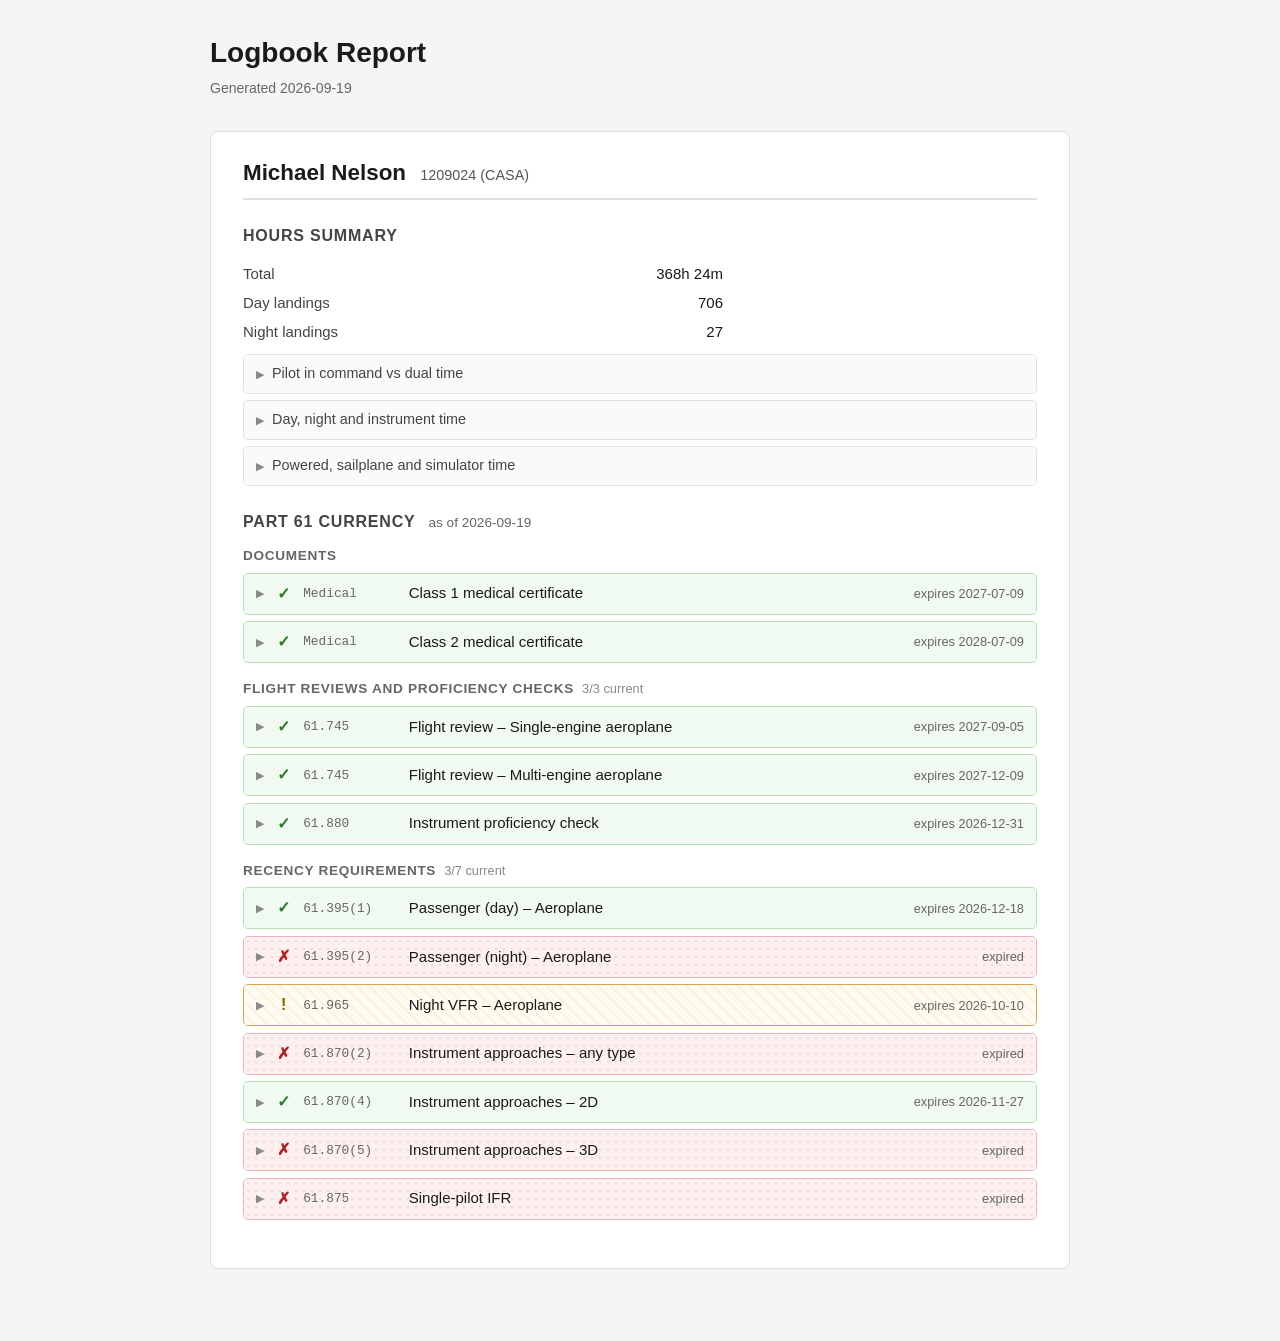
<file: static/pilot-recency-checks/index.html>
<!DOCTYPE html>
<html lang="en">
<head>
  <meta charset="UTF-8">
  <meta name="viewport" content="width=device-width, initial-scale=1.0">
  <title>Logbook Report — 2026-09-19</title>
  <link rel="stylesheet" href="report.css">
</head>
<body>
  <header>
    <h1>Logbook Report</h1>
    <p class="generated">Generated 2026-09-19</p>
  </header>

  
  <section class="pilot">
    <h2>Michael Nelson <span class="licence">1209024 (CASA)</span></h2>

    <!-- Hours Summary -->
    <section class="hours">
      <h3>Hours Summary</h3>
      <table>
        <tr><th>Total</th><td>368h 24m</td></tr>
        <tr><th>Day landings</th><td>706</td></tr>
        <tr><th>Night landings</th><td>27</td></tr>
      </table>

      <details>
        <summary>Pilot in command vs dual time</summary>
        <table>
          <tr><th>Pilot in command</th><td>218h 18m</td></tr>
          <tr class="sub"><th>of which is under supervision</th><td>10h 18m</td></tr>
          <tr><th>Dual</th><td>150h 06m</td></tr>
        </table>
      </details>

      <details>
        <summary>Day, night and instrument time</summary>
        <table>
          <tr><th>Day</th><td>362h 36m</td></tr>
          <tr><th>Night</th><td>5h 48m</td></tr>
          <tr><th>Instrument</th><td>45h 24m</td></tr>
        </table>
      </details>

      <details>
        <summary>Powered, sailplane and simulator time</summary>
        <table>
          <tr><th>Powered (aeroplane)</th><td>316h 24m</td></tr>
          <tr class="sub"><th>Single-engine</th><td>273h 06m</td></tr>
          <tr class="sub"><th>Multi-engine</th><td>42h 18m</td></tr>
          <tr><th>Sailplane</th><td>52h 00m</td></tr>
          <tr><th>FSTD / Simulator</th><td>18h 18m</td></tr>
        </table>
      </details>
    </section>

    <!-- Currency -->
    <section class="currency">
      <h3>Part 61 Currency <span class="as-of">as of 2026-09-19</span></h3>

      
      <h4>Documents</h4>
      
      <details class="status current">
        <summary>
          <span class="badge">
            ✓
            
          </span>
          <span class="reg">Medical</span>
          <span class="name">Class 1 medical certificate</span>
          <span class="expiry">
            expires 2027-07-09
          </span>
        </summary>
        <div class="detail">
          <p class="description">Current — expires 2027-07-09 <span class="days-count" data-expiry="2027-07-09">(293d)</span></p>
        </div>
      </details>
      
      <details class="status current">
        <summary>
          <span class="badge">
            ✓
            
          </span>
          <span class="reg">Medical</span>
          <span class="name">Class 2 medical certificate</span>
          <span class="expiry">
            expires 2028-07-09
          </span>
        </summary>
        <div class="detail">
          <p class="description">Current — expires 2028-07-09 <span class="days-count" data-expiry="2028-07-09">(659d)</span></p>
        </div>
      </details>
      
      

      
      
      <h4>Flight reviews and proficiency checks <span class="group-count">3/3 current</span></h4>
      
      <details class="status current">
        <summary>
          <span class="badge">
            ✓
            
          </span>
          <span class="reg">61.745</span>
          <span class="name">Flight review – Single-engine aeroplane</span>
          <span class="expiry">
            expires 2027-09-05
          </span>
        </summary>
        <div class="detail">
          
          <p class="requirement"><strong>Requirement:</strong> 1 passed flight review in a single-engine aeroplane in the past 24 months</p>
          
          <p class="description">Current — expires 2027-09-05 <span class="days-count" data-expiry="2027-09-05">(351d)</span></p>
          
          <p class="qualifying-label">Qualifying activities:</p>
          <ul>
            
            <li>2025-09-05  P28R VH-IPV  Flight Test (passed)</li>
            
          </ul>
          
        </div>
      </details>
      
      <details class="status current">
        <summary>
          <span class="badge">
            ✓
            
          </span>
          <span class="reg">61.745</span>
          <span class="name">Flight review – Multi-engine aeroplane</span>
          <span class="expiry">
            expires 2027-12-09
          </span>
        </summary>
        <div class="detail">
          
          <p class="requirement"><strong>Requirement:</strong> 1 passed flight review in a multi-engine aeroplane in the past 24 months</p>
          
          <p class="description">Current — expires 2027-12-09 <span class="days-count" data-expiry="2027-12-09">(446d)</span></p>
          
          <p class="qualifying-label">Qualifying activities:</p>
          <ul>
            
            <li>2025-12-09  PA44 VH-HQZ  Flight Test — instrument rating (passed)</li>
            
          </ul>
          
        </div>
      </details>
      
      <details class="status current">
        <summary>
          <span class="badge">
            ✓
            
          </span>
          <span class="reg">61.880</span>
          <span class="name">Instrument proficiency check</span>
          <span class="expiry">
            expires 2026-12-31
          </span>
        </summary>
        <div class="detail">
          
          <p class="requirement"><strong>Requirement:</strong> 1 passed IPC (or equivalent: IR rating flight test, instrument endorsement flight test &gt;6 months after IR test, or OPC) — valid until end of 12th month (reg 61.880)</p>
          
          <p class="description">Current — expires 2026-12-31 <span class="days-count" data-expiry="2026-12-31">(103d)</span></p>
          
          <p class="qualifying-label">Qualifying activities:</p>
          <ul>
            
            <li>2025-12-09  PA44 VH-HQZ  Flight Test — instrument rating (passed)</li>
            
          </ul>
          
        </div>
      </details>
      
      
      
      <h4>Recency requirements <span class="group-count">3/7 current</span></h4>
      
      <details class="status current">
        <summary>
          <span class="badge">
            ✓
            
          </span>
          <span class="reg">61.395(1)</span>
          <span class="name">Passenger (day) – Aeroplane</span>
          <span class="expiry">
            expires 2026-12-18
          </span>
        </summary>
        <div class="detail">
          
          <p class="requirement"><strong>Requirement:</strong> 3 take-offs and 3 landings in the past 90 days</p>
          
          <p class="description">Current — expires 2026-12-18 <span class="days-count" data-expiry="2026-12-18">(90d)</span></p>
          
          <p class="qualifying-label">Qualifying activities:</p>
          <ul>
            
            <li>2026-09-19  PA25 VH-PPC  YEGG-YEGG (10 take-offs and landings)</li>
            
          </ul>
          
        </div>
      </details>
      
      <details class="status expired">
        <summary>
          <span class="badge">
            ✗
          </span>
          <span class="reg">61.395(2)</span>
          <span class="name">Passenger (night) – Aeroplane</span>
          <span class="expiry">
            expired
            
          </span>
        </summary>
        <div class="detail">
          
          <p class="requirement"><strong>Requirement:</strong> 3 night take-offs and 3 night landings in the past 90 days</p>
          
          <p class="description">Expired 2026-07-09 — Not current — need 3 more night takeoff/landing pair(s) <span class="days-count" data-expiry="2026-07-09">(-72d)</span></p>
          
          <p class="none">No qualifying activity in the past 90 days.</p>
          
        </div>
      </details>
      
      <details class="status expiring-soon">
        <summary>
          <span class="badge">
            !
            
          </span>
          <span class="reg">61.965</span>
          <span class="name">Night VFR – Aeroplane</span>
          <span class="expiry">
            expires 2026-10-10
          </span>
        </summary>
        <div class="detail">
          
          <p class="requirement"><strong>Requirement:</strong> 1 night take-off and 1 night landing in the past 6 months</p>
          
          <p class="description">Current — expires 2026-10-10 <span class="days-count" data-expiry="2026-10-10">(21d)</span></p>
          
          <p class="qualifying-label">Qualifying activities:</p>
          <ul>
            
            <li>2026-04-10  C172 VH-BAC  YBTH-YBTH (3 night take-offs and landings)</li>
            
          </ul>
          
        </div>
      </details>
      
      <details class="status expired">
        <summary>
          <span class="badge">
            ✗
          </span>
          <span class="reg">61.870(2)</span>
          <span class="name">Instrument approaches – any type</span>
          <span class="expiry">
            expired
            
          </span>
        </summary>
        <div class="detail">
          
          <p class="requirement"><strong>Requirement:</strong> 3 instrument approaches (any type) in the past 90 days</p>
          
          <p class="description">Expired 2026-04-09 — Not current — need 2 more instrument approach(es) <span class="days-count" data-expiry="2026-04-09">(-163d)</span></p>
          
          <p class="qualifying-label">Qualifying activities:</p>
          <ul>
            
            <li>2026-08-29  C172 VH-BAC  YCNK-YBTH (1 instrument approaches)</li>
            
          </ul>
          
        </div>
      </details>
      
      <details class="status current">
        <summary>
          <span class="badge">
            ✓
            
          </span>
          <span class="reg">61.870(4)</span>
          <span class="name">Instrument approaches – 2D</span>
          <span class="expiry">
            expires 2026-11-27
          </span>
        </summary>
        <div class="detail">
          
          <p class="requirement"><strong>Requirement:</strong> 1 × 2D instrument approach in the past 90 days</p>
          
          <p class="description">Current — expires 2026-11-27 <span class="days-count" data-expiry="2026-11-27">(69d)</span></p>
          
          <p class="qualifying-label">Qualifying activities:</p>
          <ul>
            
            <li>2026-08-29  C172 VH-BAC  YCNK-YBTH (1 2D instrument approaches)</li>
            
          </ul>
          
        </div>
      </details>
      
      <details class="status expired">
        <summary>
          <span class="badge">
            ✗
          </span>
          <span class="reg">61.870(5)</span>
          <span class="name">Instrument approaches – 3D</span>
          <span class="expiry">
            expired
            
          </span>
        </summary>
        <div class="detail">
          
          <p class="requirement"><strong>Requirement:</strong> 1 × 3D instrument approach (e.g. ILS) in the past 90 days</p>
          
          <p class="description">Expired 2026-02-11 — Not current — need 1 3D instrument approach (e.g. ILS) <span class="days-count" data-expiry="2026-02-11">(-220d)</span></p>
          
          <p class="none">No qualifying activity in the past 90 days.</p>
          
        </div>
      </details>
      
      <details class="status expired">
        <summary>
          <span class="badge">
            ✗
          </span>
          <span class="reg">61.875</span>
          <span class="name">Single-pilot IFR</span>
          <span class="expiry">
            expired
            
          </span>
        </summary>
        <div class="detail">
          
          <p class="requirement"><strong>Requirement:</strong> 1 single-pilot IFR flight (≥1h instrument time + ≥1 approach) in the past 6 months</p>
          
          <p class="description">Not current — need 1 single-pilot IFR flight (≥1h instrument + approach)</p>
          
          <p class="none">No qualifying activity in the past 183 days.</p>
          
        </div>
      </details>
      
      
    </section>
  </section>
  
<script>
(function () {
  var today = new Date();
  today.setHours(0, 0, 0, 0);
  document.querySelectorAll('span.days-count[data-expiry]').forEach(function (el) {
    var expiry = new Date(el.dataset.expiry + 'T00:00:00');
    var days = Math.floor((expiry - today) / 86400000);
    el.textContent = '(' + days + 'd)';
  });
}());
</script>
</body>
</html>
</file>
<file: static/pilot-recency-checks/report.css>
/* Pilot Logbook Report */

*, *::before, *::after {
  box-sizing: border-box;
}

body {
  font-family: -apple-system, BlinkMacSystemFont, "Segoe UI", Roboto, sans-serif;
  font-size: 15px;
  line-height: 1.5;
  color: #1a1a1a;
  background: #f5f5f5;
  margin: 0;
  padding: 2rem;
}

header {
  max-width: 860px;
  margin: 0 auto 2rem;
}

header h1 {
  font-size: 1.75rem;
  margin: 0 0 0.25rem;
}

.generated {
  color: #666;
  margin: 0;
  font-size: 0.875rem;
}

/* Pilot section */
.pilot {
  max-width: 860px;
  margin: 0 auto 2.5rem;
  background: #fff;
  border: 1px solid #ddd;
  border-radius: 8px;
  padding: 1.5rem 2rem;
}

.pilot h2 {
  font-size: 1.4rem;
  margin: 0 0 1.5rem;
  border-bottom: 2px solid #e0e0e0;
  padding-bottom: 0.5rem;
}

.licence {
  font-size: 0.9rem;
  font-weight: normal;
  color: #555;
  margin-left: 0.5rem;
}

/* Sub-sections */
.hours,
.currency {
  margin-bottom: 1.5rem;
}

.hours h3,
.currency h3 {
  font-size: 1rem;
  text-transform: uppercase;
  letter-spacing: 0.05em;
  color: #444;
  margin: 0 0 0.75rem;
}

.as-of {
  font-size: 0.85rem;
  font-weight: normal;
  color: #666;
  margin-left: 0.5rem;
  text-transform: none;
  letter-spacing: 0;
}

.summary {
  font-weight: 600;
  margin: 0 0 0.75rem;
}

.currency h4 {
  font-size: 0.85rem;
  text-transform: uppercase;
  letter-spacing: 0.05em;
  color: #666;
  margin: 1rem 0 0.4rem;
  font-weight: 600;
  display: flex;
  align-items: baseline;
  gap: 0.5rem;
}

.group-count {
  font-size: 0.8rem;
  font-weight: normal;
  color: #888;
  text-transform: none;
  letter-spacing: 0;
}

.currency h4:first-of-type {
  margin-top: 0;
}

/* Tables */
table {
  border-collapse: collapse;
  width: 100%;
  max-width: 480px;
  margin-bottom: 0.5rem;
}

th {
  text-align: left;
  font-weight: normal;
  color: #444;
  padding: 0.2rem 0.5rem 0.2rem 0;
  width: 60%;
}

td {
  text-align: right;
  font-variant-numeric: tabular-nums;
  padding: 0.2rem 0;
  width: 40%;
}

tr.sub th {
  padding-left: 1.5rem;
  color: #666;
  font-size: 0.9rem;
}

/* Details / Summary */
details {
  border: 1px solid #e0e0e0;
  border-radius: 5px;
  margin-bottom: 0.4rem;
  overflow: hidden;
}

details > summary {
  cursor: pointer;
  padding: 0.5rem 0.75rem;
  background: #fafafa;
  user-select: none;
  list-style: none;
  display: flex;
  align-items: center;
  gap: 0.5rem;
}

details > summary::-webkit-details-marker {
  display: none;
}

details > summary::before {
  content: "▶";
  font-size: 0.7rem;
  color: #888;
  transition: transform 0.15s;
  flex-shrink: 0;
}

details[open] > summary::before {
  transform: rotate(90deg);
}

/* Hours details */
.hours details > summary {
  font-size: 0.9rem;
  color: #444;
}

.hours details > table,
.hours details > div {
  padding: 0.5rem 0.75rem 0.75rem;
}

/* Currency status details */
details.status > summary {
  gap: 0.6rem;
}

details.status > summary::before {
  order: -1;
}

.badge {
  font-size: 1rem;
  font-weight: bold;
  width: 1.25rem;
  text-align: center;
  flex-shrink: 0;
}

.reg {
  font-size: 0.8rem;
  color: #666;
  font-family: monospace;
  flex-shrink: 0;
  min-width: 6rem;
}

.name {
  flex: 1;
  font-weight: 500;
}

.expiry {
  font-size: 0.8rem;
  color: #666;
  flex-shrink: 0;
}

details.current {
  border-color: #b7ddb0;
}

details.current > summary {
  background: #f0faf0;
}

details.current .badge {
  color: #2a7a2a;
}

details.expiring-soon {
  border-color: #d4a84b;
}

details.expiring-soon > summary {
  background-color: #fffbf0;
  background-image: repeating-linear-gradient(
    45deg,
    transparent,
    transparent 7px,
    rgba(180, 120, 0, 0.07) 7px,
    rgba(180, 120, 0, 0.07) 9px
  );
}

details.expiring-soon .badge {
  color: #8a5c00;
  font-weight: 900;
}

details.expired {
  border-color: #e8b4b4;
}

details.expired > summary {
  background-color: #fdf0f0;
  background-image: radial-gradient(
    circle, rgba(176, 32, 32, 0.12) 1px, transparent 1px
  );
  background-size: 8px 8px;
}

details.expired .badge {
  color: #b02020;
}

/* Detail content */
.detail {
  padding: 0.75rem 1rem 0.75rem 2.5rem;
  border-top: 1px solid #eee;
}

.detail p {
  margin: 0 0 0.4rem;
}

.detail .requirement {
  color: #333;
  font-size: 0.9rem;
}

.detail .description {
  color: #555;
  font-size: 0.9rem;
}

.detail .none {
  color: #888;
  font-style: italic;
  font-size: 0.875rem;
}

.detail ul {
  margin: 0.25rem 0 0;
  padding-left: 1.25rem;
  font-size: 0.875rem;
  color: #333;
}

.detail ul li {
  margin-bottom: 0.2rem;
}

@media (max-width: 560px) {
  body {
    padding: 1rem;
  }

  .pilot {
    padding: 1rem;
  }

  details.status > summary {
    flex-wrap: wrap;
  }

  /* Zero-height flex line break: sits at order 1, between .name (order 0)
     and .reg/.expiry (order 2), forcing them onto their own line. */
  details.status > summary::after {
    content: '';
    flex: 0 0 100%;
    height: 0;
    order: 1;
  }

  .reg {
    order: 2;
    min-width: 0;
    font-size: 0.75rem;
  }

  .expiry {
    order: 2;
    margin-left: auto;
  }
}
</file>
